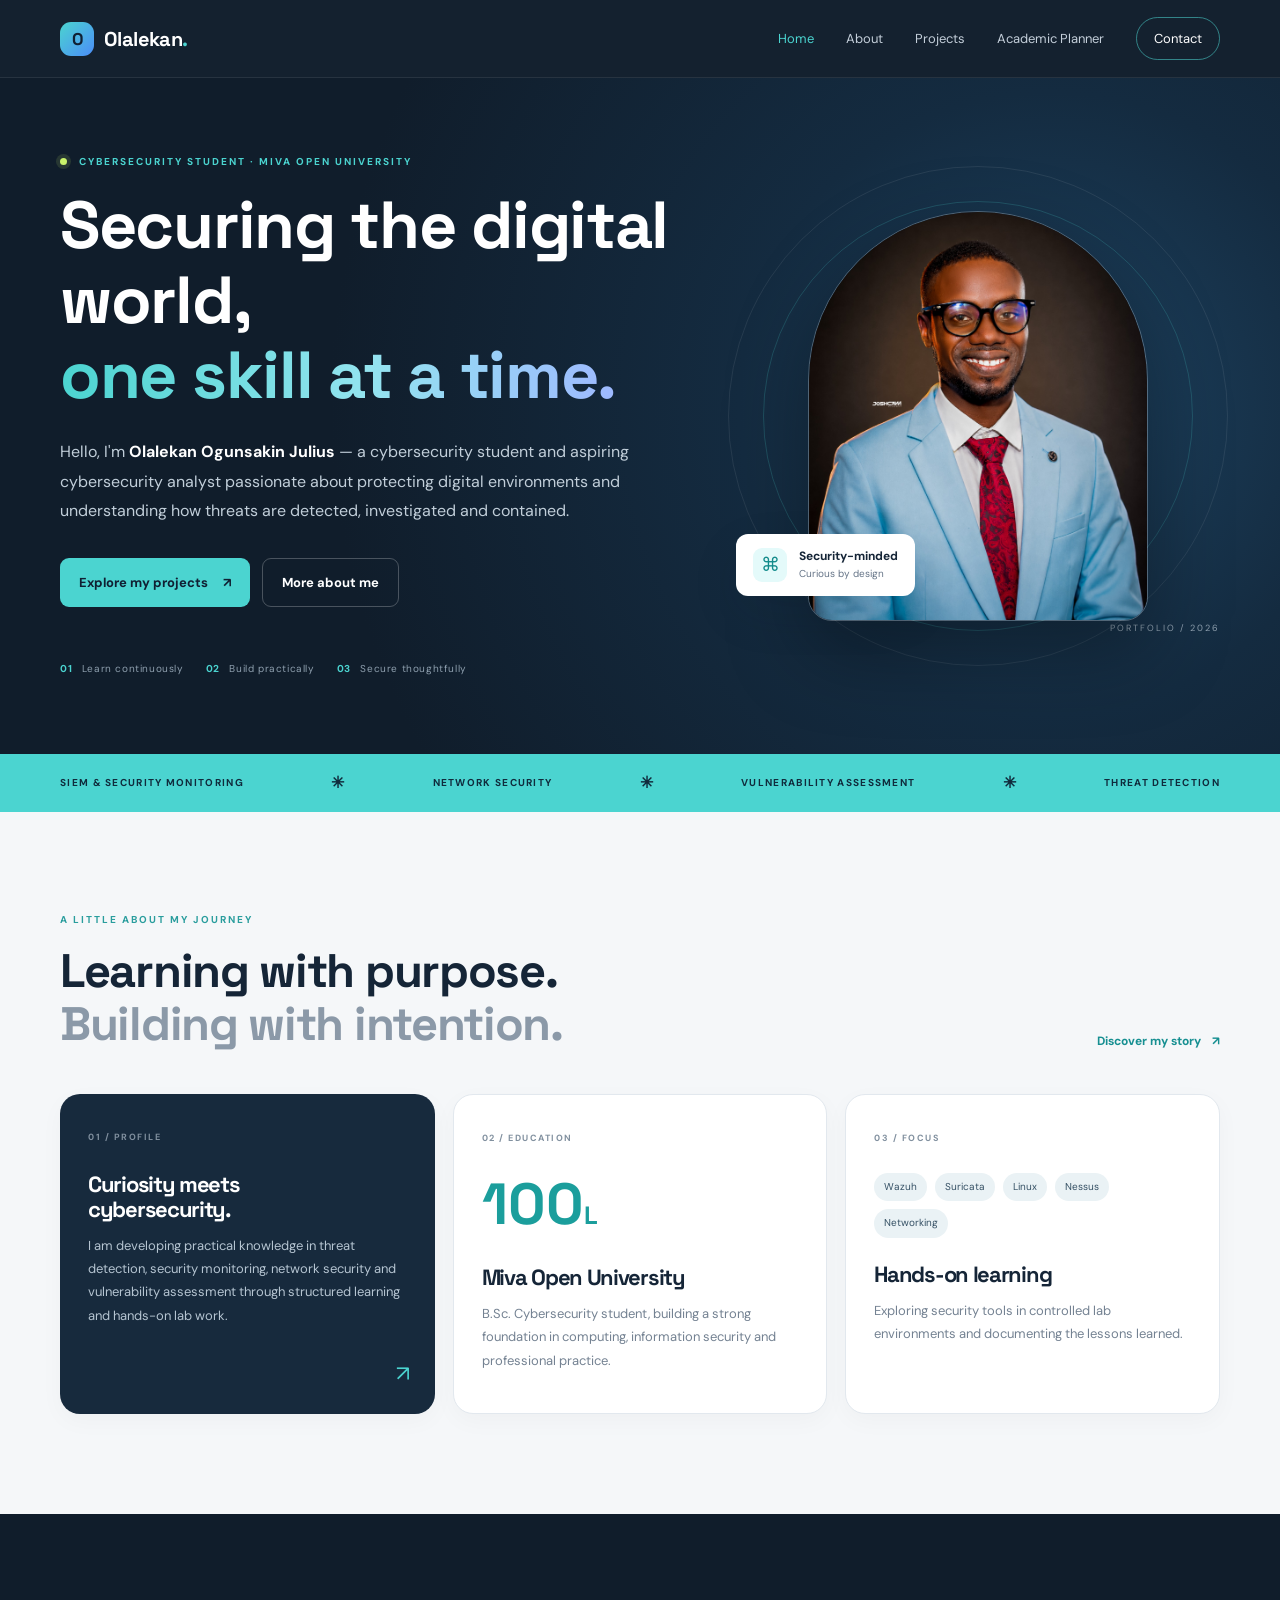
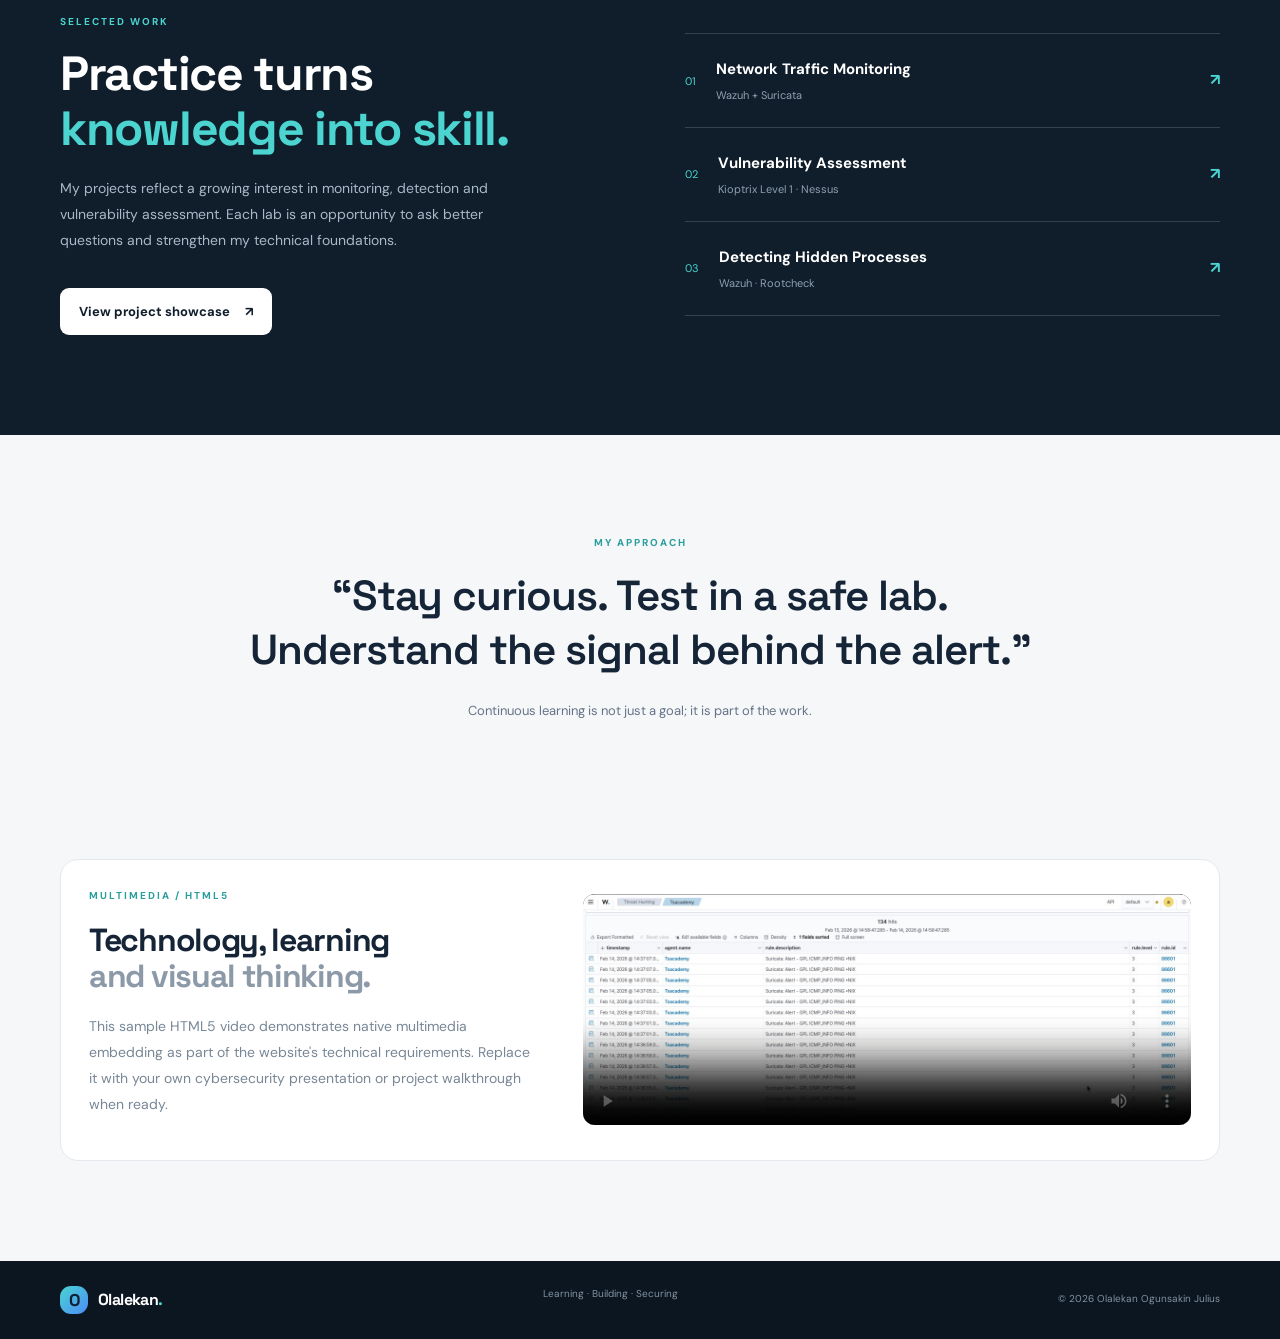
<file: olalekan_student_portfolio/index.html>
<!DOCTYPE html>
<html lang="en">
<head>
  <meta charset="UTF-8">
  <meta name="viewport" content="width=device-width, initial-scale=1.0">
  <meta name="description" content="Olalekan Ogunsakin Julius — cybersecurity student, aspiring security analyst, projects and academic portfolio.">
  <title>Olalekan Ogunsakin | Cybersecurity Portfolio</title>
  <link rel="preconnect" href="https://fonts.googleapis.com">
  <link rel="preconnect" href="https://fonts.gstatic.com" crossorigin>
  <link href="https://fonts.googleapis.com/css2?family=DM+Sans:wght@400;500;600;700&family=Space+Grotesk:wght@500;600;700&display=swap" rel="stylesheet">
  <link rel="stylesheet" href="css/style.css">
  <script src="js/main.js" defer></script>
</head>
<body>
  <a class="skip-link" href="#main">Skip to content</a>
  <header class="site-header">
    <div class="container nav-wrap">
      <a class="brand" href="index.html" aria-label="Olalekan home"><span class="brand-mark">O</span><span>Olalekan<span class="brand-dot">.</span></span></a>
      <button class="menu-toggle" aria-label="Toggle navigation" aria-expanded="false"><span></span><span></span><span></span></button>
      <nav class="site-nav" aria-label="Main navigation">
        <a class="active" href="index.html">Home</a><a href="about.html">About</a><a href="projects.html">Projects</a><a href="planner.html">Academic Planner</a><a class="nav-contact" href="contact.html">Contact</a>
      </nav>
    </div>
  </header>
  <main id="main">
    <section class="hero-section">
      <div class="container hero-grid">
        <div class="hero-copy">
          <p class="eyebrow"><span class="status-dot"></span> CYBERSECURITY STUDENT · MIVA OPEN UNIVERSITY</p>
          <h1>Securing the digital world,<br><span class="gradient-text">one skill at a time.</span></h1>
          <p class="hero-lead">Hello, I'm <strong>Olalekan Ogunsakin Julius</strong> — a cybersecurity student and aspiring cybersecurity analyst passionate about protecting digital environments and understanding how threats are detected, investigated and contained.</p>
          <div class="hero-actions"><a class="button button-primary" href="projects.html">Explore my projects <span aria-hidden="true">↗</span></a><a class="button button-ghost" href="about.html">More about me</a></div>
          <div class="hero-meta"><span><b>01</b> Learn continuously</span><span><b>02</b> Build practically</span><span><b>03</b> Secure thoughtfully</span></div>
        </div>
        <div class="hero-visual">
          <div class="photo-frame"><img src="assets/profile-photo.jpeg" alt="Portrait of Olalekan Ogunsakin Julius"></div>
          <div class="floating-card"><span class="mini-icon">⌘</span><div><strong>Security-minded</strong><small>Curious by design</small></div></div>
          <div class="orbit orbit-one"></div><div class="orbit orbit-two"></div>
          <div class="hero-index">PORTFOLIO / 2026</div>
        </div>
      </div>
    </section>
    <section class="ticker" aria-label="Areas of interest"><div class="container ticker-inner"><span>SIEM & SECURITY MONITORING</span><i>✳</i><span>NETWORK SECURITY</span><i>✳</i><span>VULNERABILITY ASSESSMENT</span><i>✳</i><span>THREAT DETECTION</span></div></section>
    <section class="section section-light">
      <div class="container">
        <div class="section-heading"><div><p class="eyebrow">A LITTLE ABOUT MY JOURNEY</p><h2>Learning with purpose.<br><span class="muted-heading">Building with intention.</span></h2></div><a class="text-link" href="about.html">Discover my story <span>↗</span></a></div>
        <div class="intro-grid">
          <article class="intro-card intro-card-dark"><span class="card-number">01 / PROFILE</span><h3>Curiosity meets<br>cybersecurity.</h3><p>I am developing practical knowledge in threat detection, security monitoring, network security and vulnerability assessment through structured learning and hands-on lab work.</p><a href="about.html" class="card-arrow" aria-label="Read about me">↗</a></article>
          <article class="intro-card"><span class="card-number">02 / EDUCATION</span><div class="big-stat">100<span>L</span></div><h3>Miva Open University</h3><p>B.Sc. Cybersecurity student, building a strong foundation in computing, information security and professional practice.</p></article>
          <article class="intro-card"><span class="card-number">03 / FOCUS</span><div class="focus-tags"><span>Wazuh</span><span>Suricata</span><span>Linux</span><span>Nessus</span><span>Networking</span></div><h3>Hands-on learning</h3><p>Exploring security tools in controlled lab environments and documenting the lessons learned.</p></article>
        </div>
      </div>
    </section>
    <section class="section section-dark">
      <div class="container feature-row"><div><p class="eyebrow">SELECTED WORK</p><h2>Practice turns<br><span class="accent-text">knowledge into skill.</span></h2><p class="section-copy">My projects reflect a growing interest in monitoring, detection and vulnerability assessment. Each lab is an opportunity to ask better questions and strengthen my technical foundations.</p><a class="button button-light" href="projects.html">View project showcase <span>↗</span></a></div><div class="feature-list"><a href="projects.html#suricata"><span>01</span><div><strong>Network Traffic Monitoring</strong><small>Wazuh + Suricata</small></div><b>↗</b></a><a href="projects.html#kioptrix"><span>02</span><div><strong>Vulnerability Assessment</strong><small>Kioptrix Level 1 · Nessus</small></div><b>↗</b></a><a href="projects.html#rootkit"><span>03</span><div><strong>Detecting Hidden Processes</strong><small>Wazuh · Rootcheck</small></div><b>↗</b></a></div></div>
    </section>
    <section class="section section-light"><div class="container quote-panel"><p class="eyebrow">MY APPROACH</p><blockquote>“Stay curious. Test in a safe lab. Understand the signal behind the alert.”</blockquote><p>Continuous learning is not just a goal; it is part of the work.</p></div></section>

    <section class="section section-light media-section">
      <div class="container media-card">
        <div><p class="eyebrow">MULTIMEDIA / HTML5</p><h2>Technology, learning<br><span class="muted-heading">and visual thinking.</span></h2><p class="section-copy">This sample HTML5 video demonstrates native multimedia embedding as part of the website's technical requirements. Replace it with your own cybersecurity presentation or project walkthrough when ready.</p></div>
        <video controls preload="metadata" poster="assets/wazuh-suricata-monitoring.jpg" aria-label="Sample video demonstrating HTML5 multimedia">
          <source src="https://interactive-examples.mdn.mozilla.net/media/cc0-videos/flower.mp4" type="video/mp4">
          Your browser does not support the video element.
        </video>
      </div>
    </section>
  </main>
  <footer class="site-footer"><div class="container footer-inner"><a class="brand brand-footer" href="index.html"><span class="brand-mark">O</span><span>Olalekan<span class="brand-dot">.</span></span></a><p>Learning · Building · Securing</p><span>© <span class="year"></span> Olalekan Ogunsakin Julius</span></div></footer>
</body>
</html>
</file>
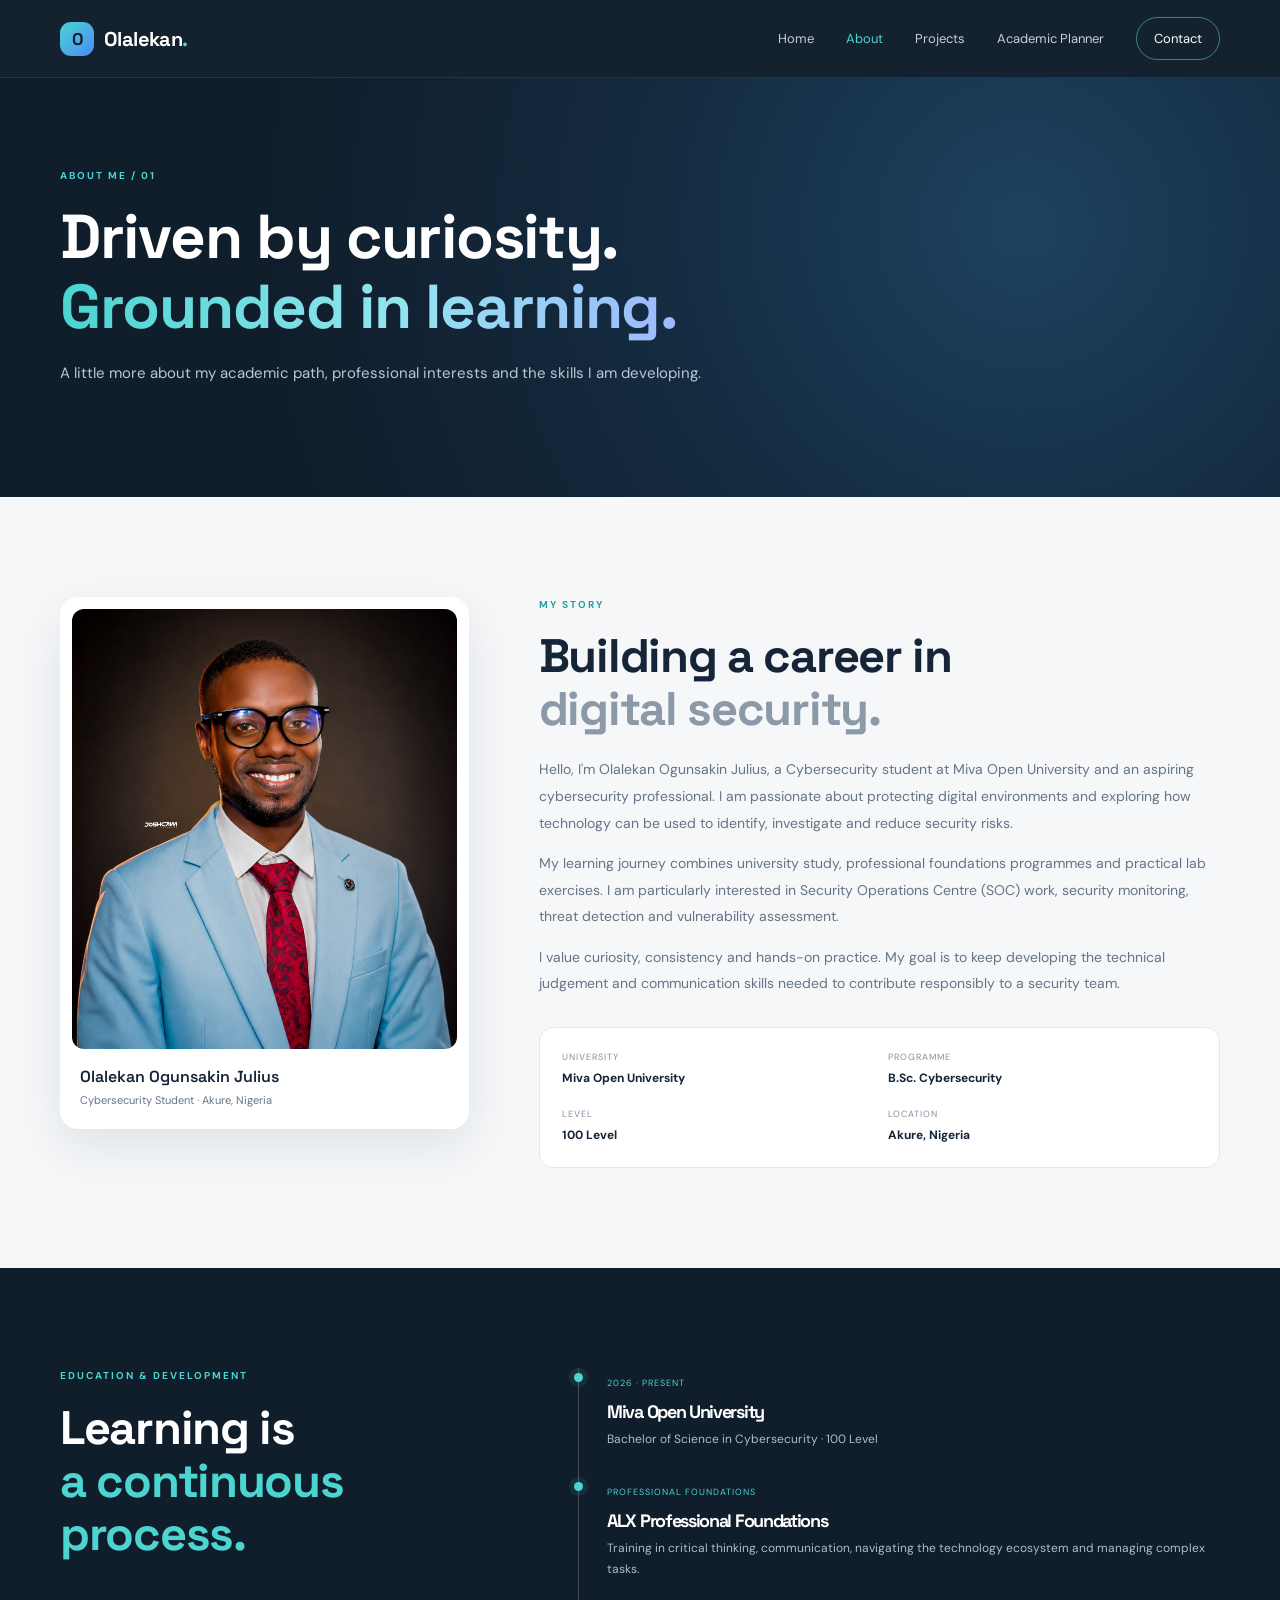
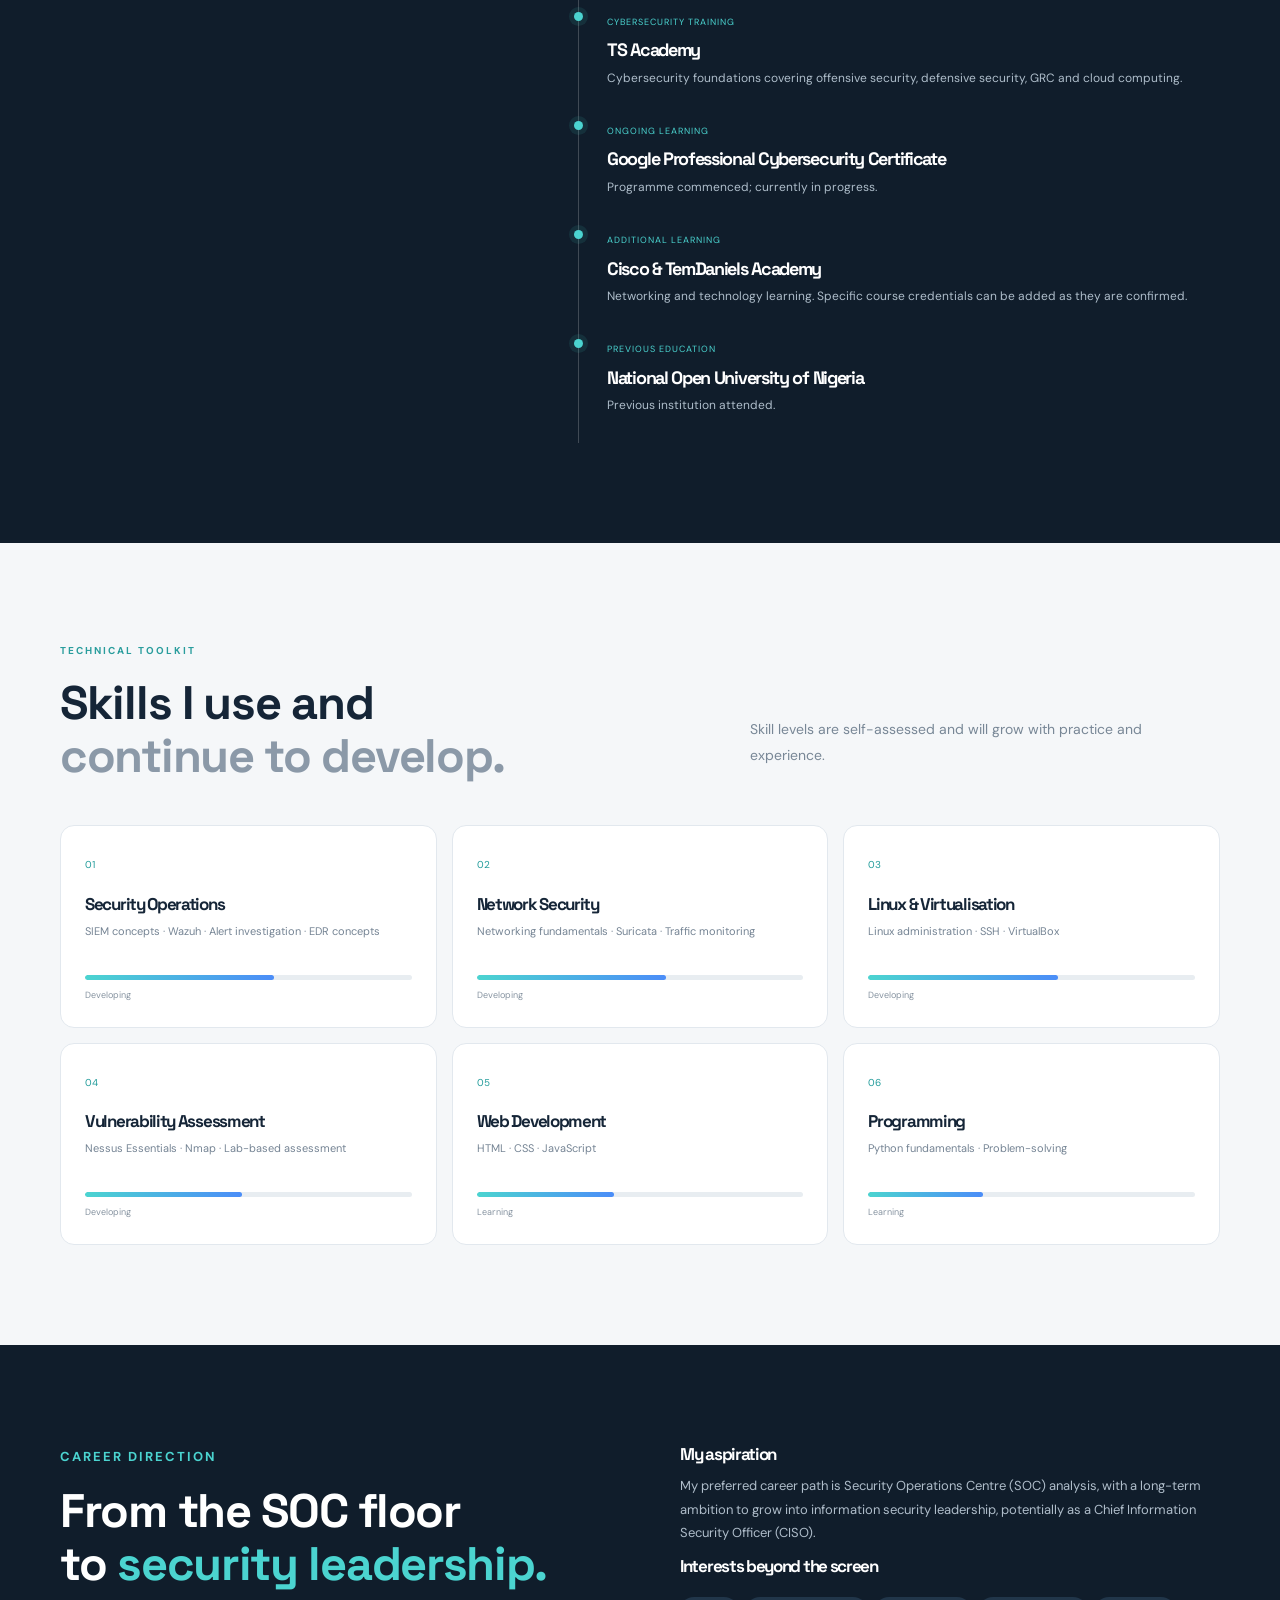
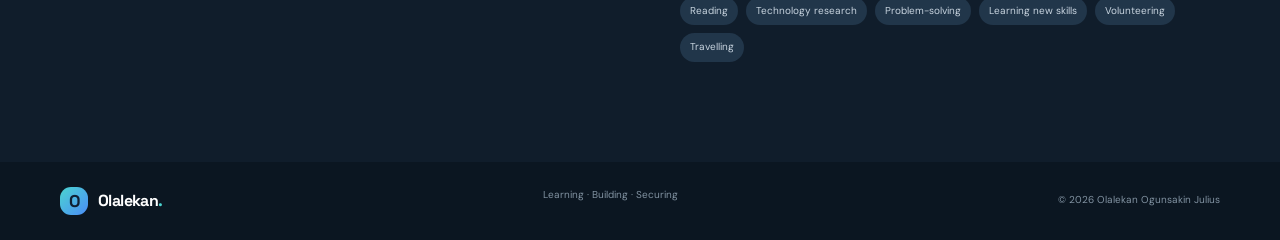
<file: olalekan_student_portfolio/about.html>
<!DOCTYPE html>
<html lang="en">
<head><meta charset="UTF-8"><meta name="viewport" content="width=device-width, initial-scale=1.0"><meta name="description" content="About Olalekan Ogunsakin Julius, cybersecurity student at Miva Open University."><title>About | Olalekan Ogunsakin</title><link rel="preconnect" href="https://fonts.googleapis.com"><link rel="preconnect" href="https://fonts.gstatic.com" crossorigin><link href="https://fonts.googleapis.com/css2?family=DM+Sans:wght@400;500;600;700&family=Space+Grotesk:wght@500;600;700&display=swap" rel="stylesheet"><link rel="stylesheet" href="css/style.css"><script src="js/main.js" defer></script></head>
<body><a class="skip-link" href="#main">Skip to content</a><header class="site-header"><div class="container nav-wrap"><a class="brand" href="index.html"><span class="brand-mark">O</span><span>Olalekan<span class="brand-dot">.</span></span></a><button class="menu-toggle" aria-label="Toggle navigation" aria-expanded="false"><span></span><span></span><span></span></button><nav class="site-nav" aria-label="Main navigation"><a href="index.html">Home</a><a class="active" href="about.html">About</a><a href="projects.html">Projects</a><a href="planner.html">Academic Planner</a><a class="nav-contact" href="contact.html">Contact</a></nav></div></header>
<main id="main"><section class="page-hero"><div class="container"><p class="eyebrow">ABOUT ME / 01</p><h1>Driven by curiosity.<br><span class="gradient-text">Grounded in learning.</span></h1><p class="page-lead">A little more about my academic path, professional interests and the skills I am developing.</p></div></section>
<section class="section section-light"><div class="container about-layout"><aside class="about-photo"><img src="assets/profile-photo.jpeg" alt="Olalekan Ogunsakin Julius"><div class="photo-caption"><strong>Olalekan Ogunsakin Julius</strong><span>Cybersecurity Student · Akure, Nigeria</span></div></aside><div class="about-content"><p class="eyebrow">MY STORY</p><h2>Building a career in<br><span class="muted-heading">digital security.</span></h2><p>Hello, I'm Olalekan Ogunsakin Julius, a Cybersecurity student at Miva Open University and an aspiring cybersecurity professional. I am passionate about protecting digital environments and exploring how technology can be used to identify, investigate and reduce security risks.</p><p>My learning journey combines university study, professional foundations programmes and practical lab exercises. I am particularly interested in Security Operations Centre (SOC) work, security monitoring, threat detection and vulnerability assessment.</p><p>I value curiosity, consistency and hands-on practice. My goal is to keep developing the technical judgement and communication skills needed to contribute responsibly to a security team.</p>
<div class="info-strip"><div><small>UNIVERSITY</small><strong>Miva Open University</strong></div><div><small>PROGRAMME</small><strong>B.Sc. Cybersecurity</strong></div><div><small>LEVEL</small><strong>100 Level</strong></div><div><small>LOCATION</small><strong>Akure, Nigeria</strong></div></div></div></div></section>
<section class="section section-dark"><div class="container two-column"><div><p class="eyebrow">EDUCATION & DEVELOPMENT</p><h2>Learning is<br><span class="accent-text">a continuous process.</span></h2></div><div class="timeline">
<div class="timeline-item"><span class="timeline-dot"></span><small>2026 · PRESENT</small><h3>Miva Open University</h3><p>Bachelor of Science in Cybersecurity · 100 Level</p></div>
<div class="timeline-item"><span class="timeline-dot"></span><small>PROFESSIONAL FOUNDATIONS</small><h3>ALX Professional Foundations</h3><p>Training in critical thinking, communication, navigating the technology ecosystem and managing complex tasks.</p></div>
<div class="timeline-item"><span class="timeline-dot"></span><small>CYBERSECURITY TRAINING</small><h3>TS Academy</h3><p>Cybersecurity foundations covering offensive security, defensive security, GRC and cloud computing.</p></div>
<div class="timeline-item"><span class="timeline-dot"></span><small>ONGOING LEARNING</small><h3>Google Professional Cybersecurity Certificate</h3><p>Programme commenced; currently in progress.</p></div>
<div class="timeline-item"><span class="timeline-dot"></span><small>ADDITIONAL LEARNING</small><h3>Cisco & TemDaniels Academy</h3><p>Networking and technology learning. Specific course credentials can be added as they are confirmed.</p></div>
<div class="timeline-item"><span class="timeline-dot"></span><small>PREVIOUS EDUCATION</small><h3>National Open University of Nigeria</h3><p>Previous institution attended.</p></div>
</div></div></section>
<section class="section section-light"><div class="container"><div class="section-heading"><div><p class="eyebrow">TECHNICAL TOOLKIT</p><h2>Skills I use and<br><span class="muted-heading">continue to develop.</span></h2></div><p class="section-copy">Skill levels are self-assessed and will grow with practice and experience.</p></div><div class="skills-grid">
<div class="skill-card"><span>01</span><h3>Security Operations</h3><p>SIEM concepts · Wazuh · Alert investigation · EDR concepts</p><div class="skill-track"><i style="width:58%"></i></div><small>Developing</small></div>
<div class="skill-card"><span>02</span><h3>Network Security</h3><p>Networking fundamentals · Suricata · Traffic monitoring</p><div class="skill-track"><i style="width:58%"></i></div><small>Developing</small></div>
<div class="skill-card"><span>03</span><h3>Linux & Virtualisation</h3><p>Linux administration · SSH · VirtualBox</p><div class="skill-track"><i style="width:58%"></i></div><small>Developing</small></div>
<div class="skill-card"><span>04</span><h3>Vulnerability Assessment</h3><p>Nessus Essentials · Nmap · Lab-based assessment</p><div class="skill-track"><i style="width:48%"></i></div><small>Developing</small></div>
<div class="skill-card"><span>05</span><h3>Web Development</h3><p>HTML · CSS · JavaScript</p><div class="skill-track"><i style="width:42%"></i></div><small>Learning</small></div>
<div class="skill-card"><span>06</span><h3>Programming</h3><p>Python fundamentals · Problem-solving</p><div class="skill-track"><i style="width:35%"></i></div><small>Learning</small></div>
</div></div></section>
<section class="section section-dark"><div class="container aspirations"><div><p class="eyebrow">CAREER DIRECTION</p><h2>From the SOC floor<br>to <span class="accent-text">security leadership.</span></h2></div><div><h3>My aspiration</h3><p>My preferred career path is Security Operations Centre (SOC) analysis, with a long-term ambition to grow into information security leadership, potentially as a Chief Information Security Officer (CISO).</p><h3>Interests beyond the screen</h3><div class="interest-tags"><span>Reading</span><span>Technology research</span><span>Problem-solving</span><span>Learning new skills</span><span>Volunteering</span><span>Travelling</span></div></div></div></section></main>
<footer class="site-footer"><div class="container footer-inner"><a class="brand brand-footer" href="index.html"><span class="brand-mark">O</span><span>Olalekan<span class="brand-dot">.</span></span></a><p>Learning · Building · Securing</p><span>© <span class="year"></span> Olalekan Ogunsakin Julius</span></div></footer></body></html>
</file>
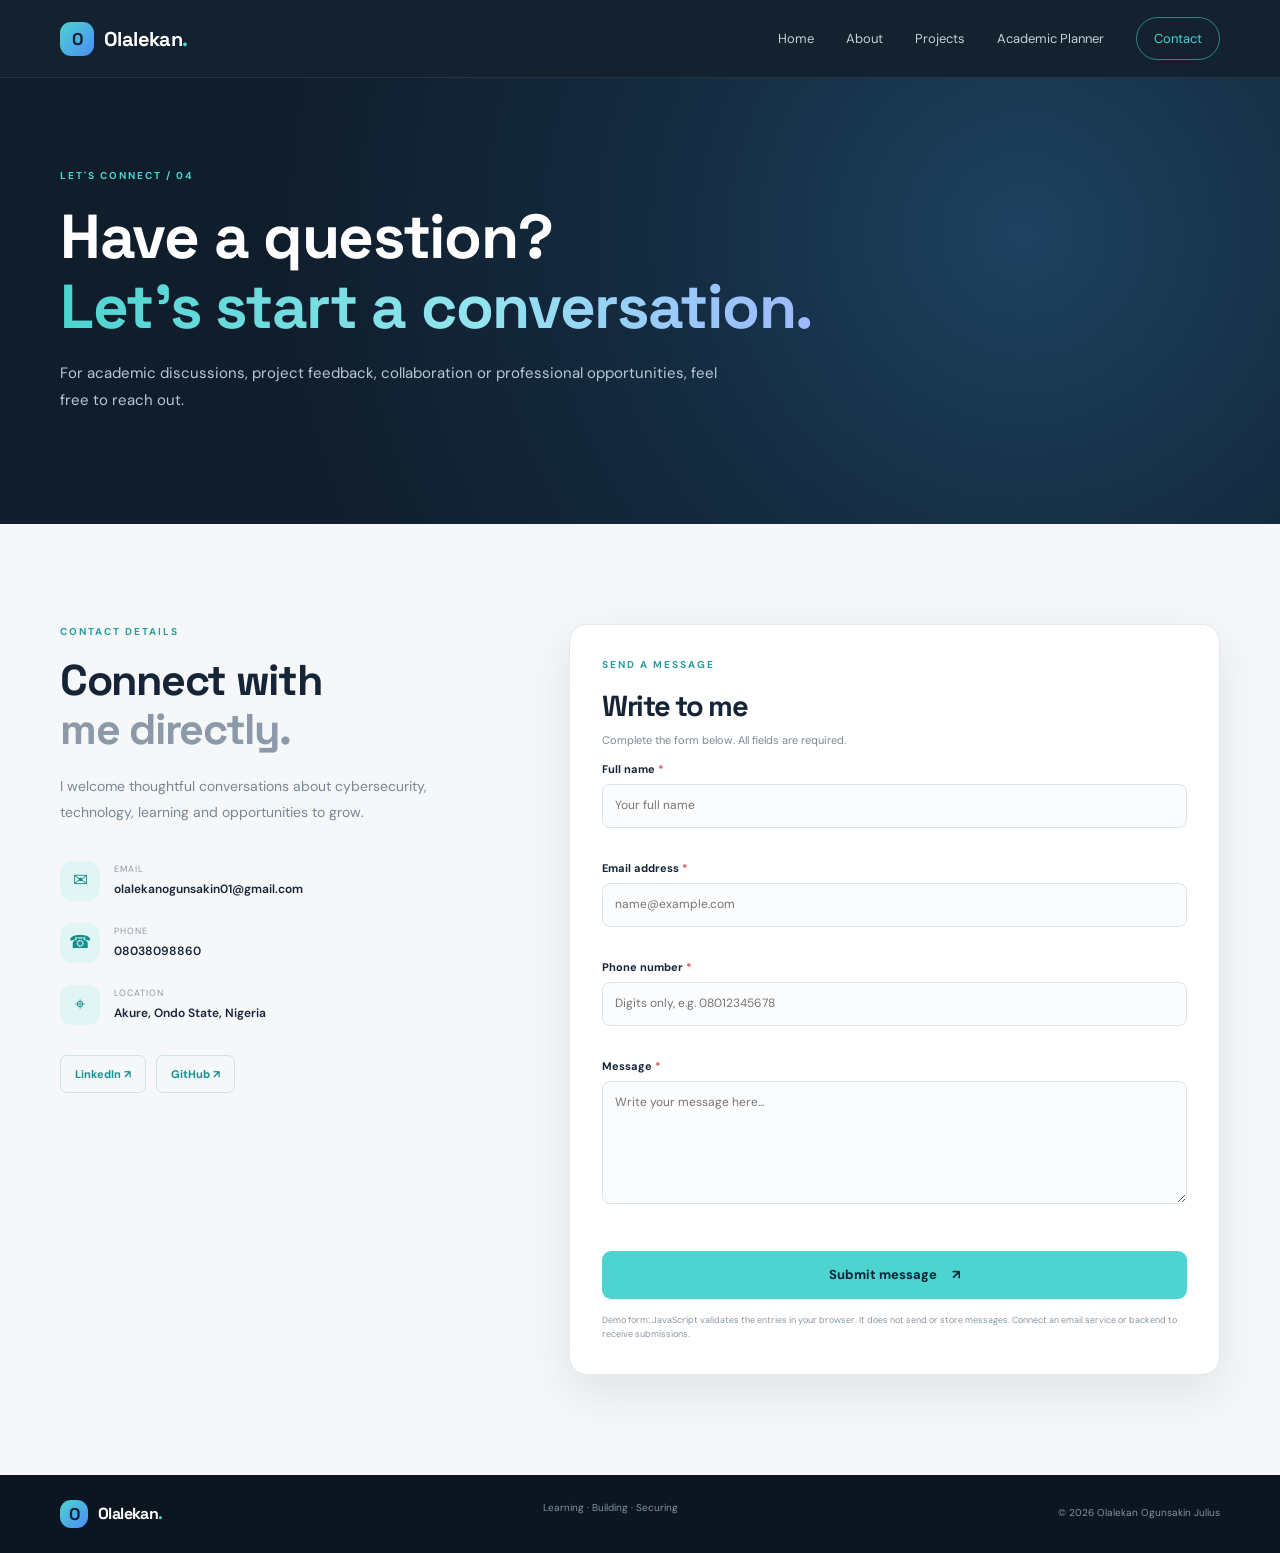
<file: olalekan_student_portfolio/contact.html>
<!DOCTYPE html>
<html lang="en">
<head><meta charset="UTF-8"><meta name="viewport" content="width=device-width, initial-scale=1.0"><meta name="description" content="Contact Olalekan Ogunsakin Julius."><title>Contact | Olalekan Ogunsakin</title><link rel="preconnect" href="https://fonts.googleapis.com"><link rel="preconnect" href="https://fonts.gstatic.com" crossorigin><link href="https://fonts.googleapis.com/css2?family=DM+Sans:wght@400;500;600;700&family=Space+Grotesk:wght@500;600;700&display=swap" rel="stylesheet"><link rel="stylesheet" href="css/style.css"><script src="js/main.js" defer></script><script src="js/contact.js" defer></script></head>
<body><a class="skip-link" href="#main">Skip to content</a><header class="site-header"><div class="container nav-wrap"><a class="brand" href="index.html"><span class="brand-mark">O</span><span>Olalekan<span class="brand-dot">.</span></span></a><button class="menu-toggle" aria-label="Toggle navigation" aria-expanded="false"><span></span><span></span><span></span></button><nav class="site-nav" aria-label="Main navigation"><a href="index.html">Home</a><a href="about.html">About</a><a href="projects.html">Projects</a><a href="planner.html">Academic Planner</a><a class="active nav-contact" href="contact.html">Contact</a></nav></div></header>
<main id="main"><section class="page-hero"><div class="container"><p class="eyebrow">LET'S CONNECT / 04</p><h1>Have a question?<br><span class="gradient-text">Let's start a conversation.</span></h1><p class="page-lead">For academic discussions, project feedback, collaboration or professional opportunities, feel free to reach out.</p></div></section>
<section class="section section-light"><div class="container contact-layout"><aside class="contact-aside"><p class="eyebrow">CONTACT DETAILS</p><h2>Connect with<br><span class="muted-heading">me directly.</span></h2><p class="section-copy">I welcome thoughtful conversations about cybersecurity, technology, learning and opportunities to grow.</p>
<div class="contact-detail"><span class="contact-icon">✉</span><div><small>EMAIL</small><a href="mailto:olalekanogunsakin01@gmail.com">olalekanogunsakin01@gmail.com</a></div></div>
<div class="contact-detail"><span class="contact-icon">☎</span><div><small>PHONE</small><a href="tel:+2348038098860">08038098860</a></div></div>
<div class="contact-detail"><span class="contact-icon">⌖</span><div><small>LOCATION</small><strong>Akure, Ondo State, Nigeria</strong></div></div>
<div class="social-links"><a href="https://www.linkedin.com/in/olalekan-ogunsakin-56b2a420a/" target="_blank" rel="noopener noreferrer">LinkedIn ↗</a><a href="https://github.com/Olalekan24-demmy" target="_blank" rel="noopener noreferrer">GitHub ↗</a></div></aside>
<section class="contact-form-card"><p class="eyebrow">SEND A MESSAGE</p><h2>Write to me</h2><p class="form-intro">Complete the form below. All fields are required.</p>
<form id="contact-form" novalidate>
<div class="contact-field"><label for="contact-name">Full name <span>*</span></label><input id="contact-name" name="name" type="text" autocomplete="name" placeholder="Your full name" required><small class="field-error" id="name-error"></small></div>
<div class="contact-field"><label for="contact-email">Email address <span>*</span></label><input id="contact-email" name="email" type="email" autocomplete="email" placeholder="name@example.com" required><small class="field-error" id="email-error"></small></div>
<div class="contact-field"><label for="contact-phone">Phone number <span>*</span></label><input id="contact-phone" name="phone" type="tel" inputmode="numeric" autocomplete="tel" placeholder="Digits only, e.g. 08012345678" required><small class="field-error" id="phone-error"></small></div>
<div class="contact-field"><label for="contact-message">Message <span>*</span></label><textarea id="contact-message" name="message" rows="5" placeholder="Write your message here..." required></textarea><small class="field-error" id="message-error"></small></div>
<button class="button button-primary submit-button" type="submit">Submit message <span>↗</span></button>
<p class="form-status" id="contact-status" role="status" aria-live="polite"></p>
<p class="privacy-note">Demo form: JavaScript validates the entries in your browser. It does not send or store messages. Connect an email service or backend to receive submissions.</p>
</form></section></div></section></main>
<footer class="site-footer"><div class="container footer-inner"><a class="brand brand-footer" href="index.html"><span class="brand-mark">O</span><span>Olalekan<span class="brand-dot">.</span></span></a><p>Learning · Building · Securing</p><span>© <span class="year"></span> Olalekan Ogunsakin Julius</span></div></footer></body></html>
</file>
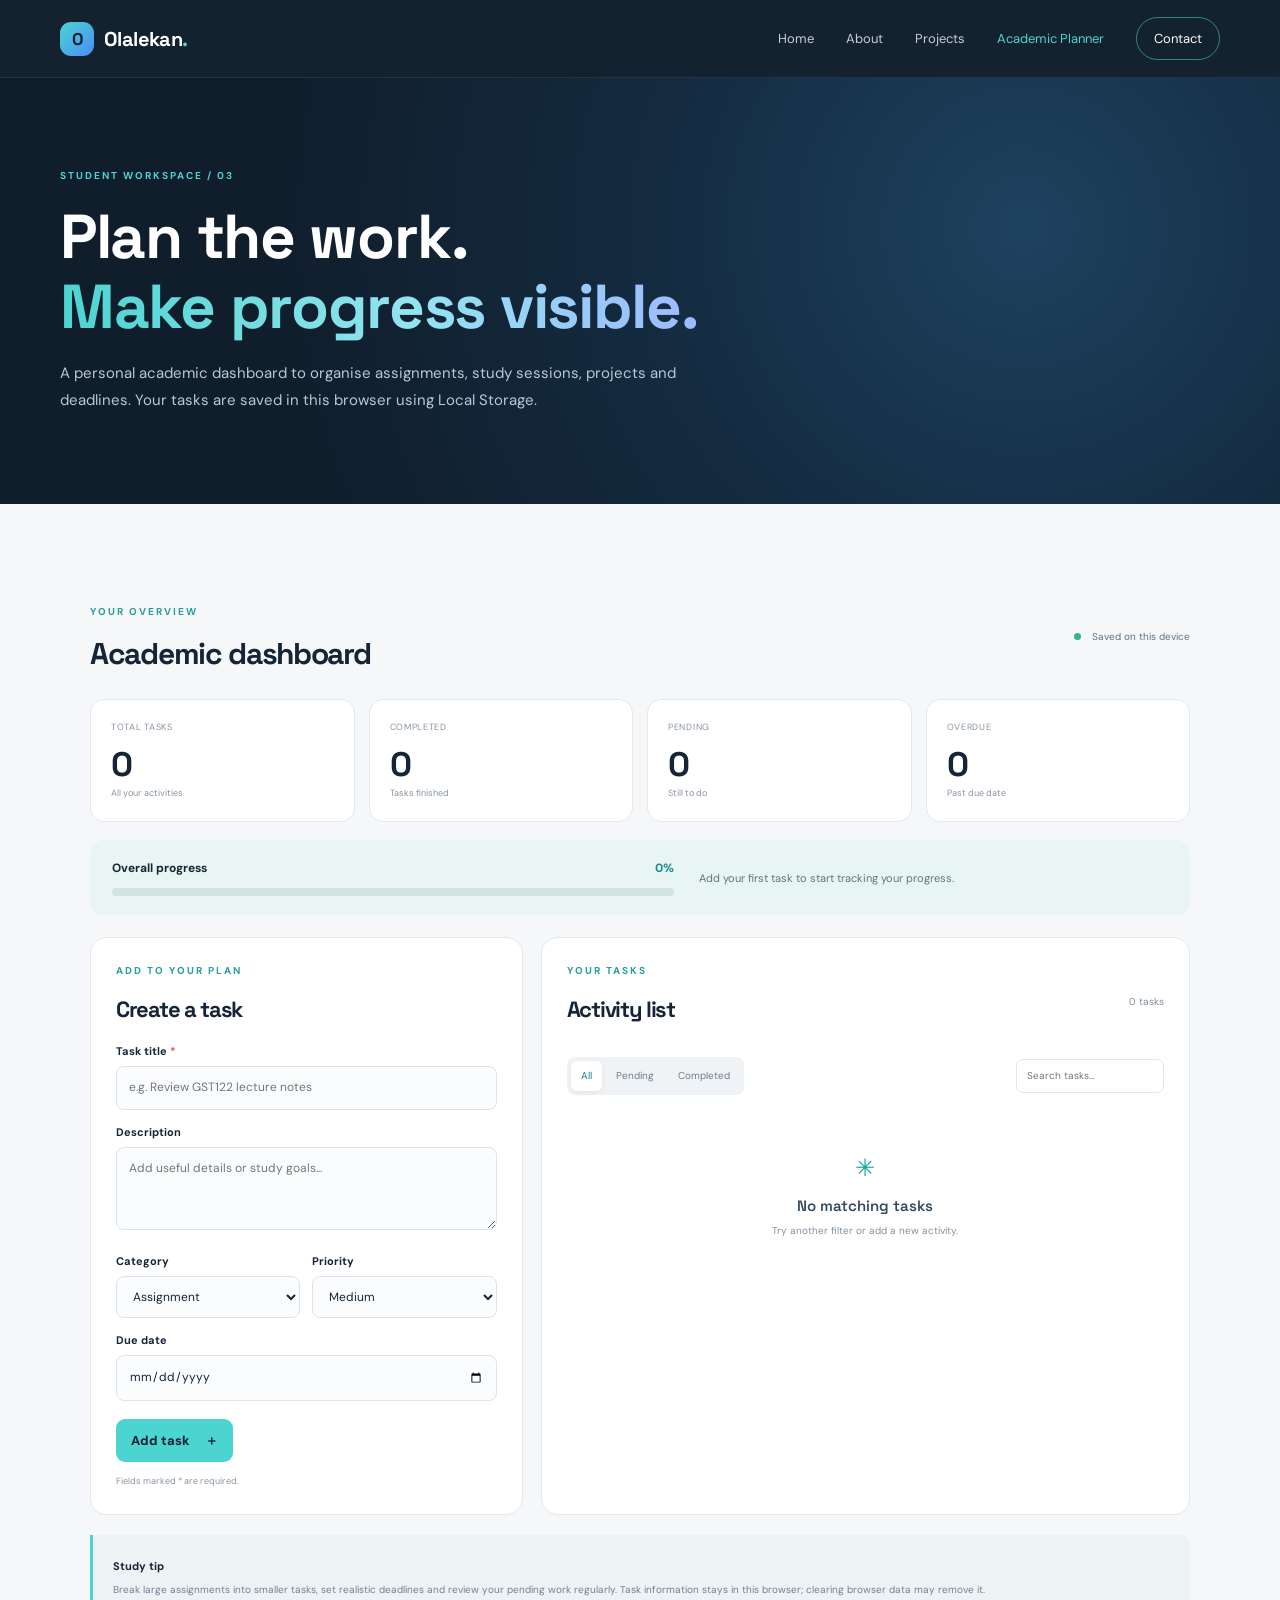
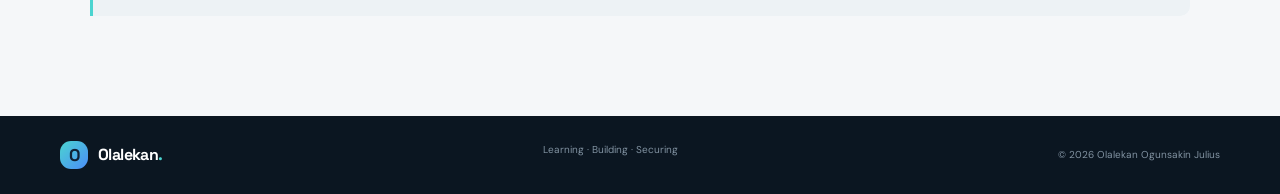
<file: olalekan_student_portfolio/planner.html>
<!DOCTYPE html>
<html lang="en">
<head><meta charset="UTF-8"><meta name="viewport" content="width=device-width, initial-scale=1.0"><meta name="description" content="Interactive academic task planner for organising study activities."><title>Academic Planner | Olalekan Ogunsakin</title><link rel="preconnect" href="https://fonts.googleapis.com"><link rel="preconnect" href="https://fonts.gstatic.com" crossorigin><link href="https://fonts.googleapis.com/css2?family=DM+Sans:wght@400;500;600;700&family=Space+Grotesk:wght@500;600;700&display=swap" rel="stylesheet"><link rel="stylesheet" href="css/style.css"><script src="js/main.js" defer></script><script src="js/planner.js" defer></script></head>
<body><a class="skip-link" href="#main">Skip to content</a><header class="site-header"><div class="container nav-wrap"><a class="brand" href="index.html"><span class="brand-mark">O</span><span>Olalekan<span class="brand-dot">.</span></span></a><button class="menu-toggle" aria-label="Toggle navigation" aria-expanded="false"><span></span><span></span><span></span></button><nav class="site-nav" aria-label="Main navigation"><a href="index.html">Home</a><a href="about.html">About</a><a href="projects.html">Projects</a><a class="active" href="planner.html">Academic Planner</a><a class="nav-contact" href="contact.html">Contact</a></nav></div></header>
<main id="main"><section class="page-hero planner-hero"><div class="container"><p class="eyebrow">STUDENT WORKSPACE / 03</p><h1>Plan the work.<br><span class="gradient-text">Make progress visible.</span></h1><p class="page-lead">A personal academic dashboard to organise assignments, study sessions, projects and deadlines. Your tasks are saved in this browser using Local Storage.</p></div></section>
<section class="section section-light"><div class="container planner-shell">
<div class="planner-topline"><div><p class="eyebrow">YOUR OVERVIEW</p><h2>Academic dashboard</h2></div><span class="saved-indicator"><i></i> Saved on this device</span></div>
<div class="stats-grid"><article class="stat-card"><small>TOTAL TASKS</small><strong id="total-count">0</strong><span>All your activities</span></article><article class="stat-card"><small>COMPLETED</small><strong id="completed-count">0</strong><span>Tasks finished</span></article><article class="stat-card"><small>PENDING</small><strong id="pending-count">0</strong><span>Still to do</span></article><article class="stat-card"><small>OVERDUE</small><strong id="overdue-count">0</strong><span>Past due date</span></article></div>
<div class="progress-panel"><div><div class="progress-title"><strong>Overall progress</strong><b id="progress-label">0%</b></div><div class="progress-track"><span id="progress-fill"></span></div></div><p id="progress-message">Add your first task to start tracking your progress.</p></div>
<div class="planner-grid"><section class="planner-form-card"><p class="eyebrow">ADD TO YOUR PLAN</p><h3 id="form-heading">Create a task</h3><form id="task-form">
<input type="hidden" id="task-id">
<label for="task-title">Task title <span>*</span></label><input id="task-title" name="title" type="text" placeholder="e.g. Review GST122 lecture notes" required maxlength="90">
<label for="task-description">Description</label><textarea id="task-description" name="description" rows="3" placeholder="Add useful details or study goals..."></textarea>
<div class="form-two"><div><label for="task-category">Category</label><select id="task-category"><option>Assignment</option><option>Examination</option><option>Reading</option><option>Project</option><option>Study Session</option><option>Other</option></select></div><div><label for="task-priority">Priority</label><select id="task-priority"><option value="Medium">Medium</option><option value="High">High</option><option value="Low">Low</option></select></div></div>
<label for="task-due">Due date</label><input id="task-due" type="date">
<div class="form-actions"><button class="button button-primary" id="save-task" type="submit">Add task <span>＋</span></button><button class="button button-ghost hidden" id="cancel-edit" type="button">Cancel edit</button></div><p class="form-hint">Fields marked * are required.</p></form></section>
<section class="task-list-card"><div class="task-list-heading"><div><p class="eyebrow">YOUR TASKS</p><h3>Activity list</h3></div><span class="task-count" id="visible-count">0 tasks</span></div>
<div class="task-controls"><div class="filter-tabs" role="group" aria-label="Filter tasks"><button class="filter-btn active" data-filter="all">All</button><button class="filter-btn" data-filter="pending">Pending</button><button class="filter-btn" data-filter="completed">Completed</button></div><input id="task-search" type="search" placeholder="Search tasks..." aria-label="Search tasks"></div>
<div id="task-list" class="task-list" aria-live="polite"><div class="empty-state"><span>✳</span><h4>Your plan starts here</h4><p>Add an academic task using the form.</p></div></div>
</section></div>
<div class="planner-footnote"><strong>Study tip</strong><p>Break large assignments into smaller tasks, set realistic deadlines and review your pending work regularly. Task information stays in this browser; clearing browser data may remove it.</p></div>
</div></section></main>
<footer class="site-footer"><div class="container footer-inner"><a class="brand brand-footer" href="index.html"><span class="brand-mark">O</span><span>Olalekan<span class="brand-dot">.</span></span></a><p>Learning · Building · Securing</p><span>© <span class="year"></span> Olalekan Ogunsakin Julius</span></div></footer></body></html>
</file>
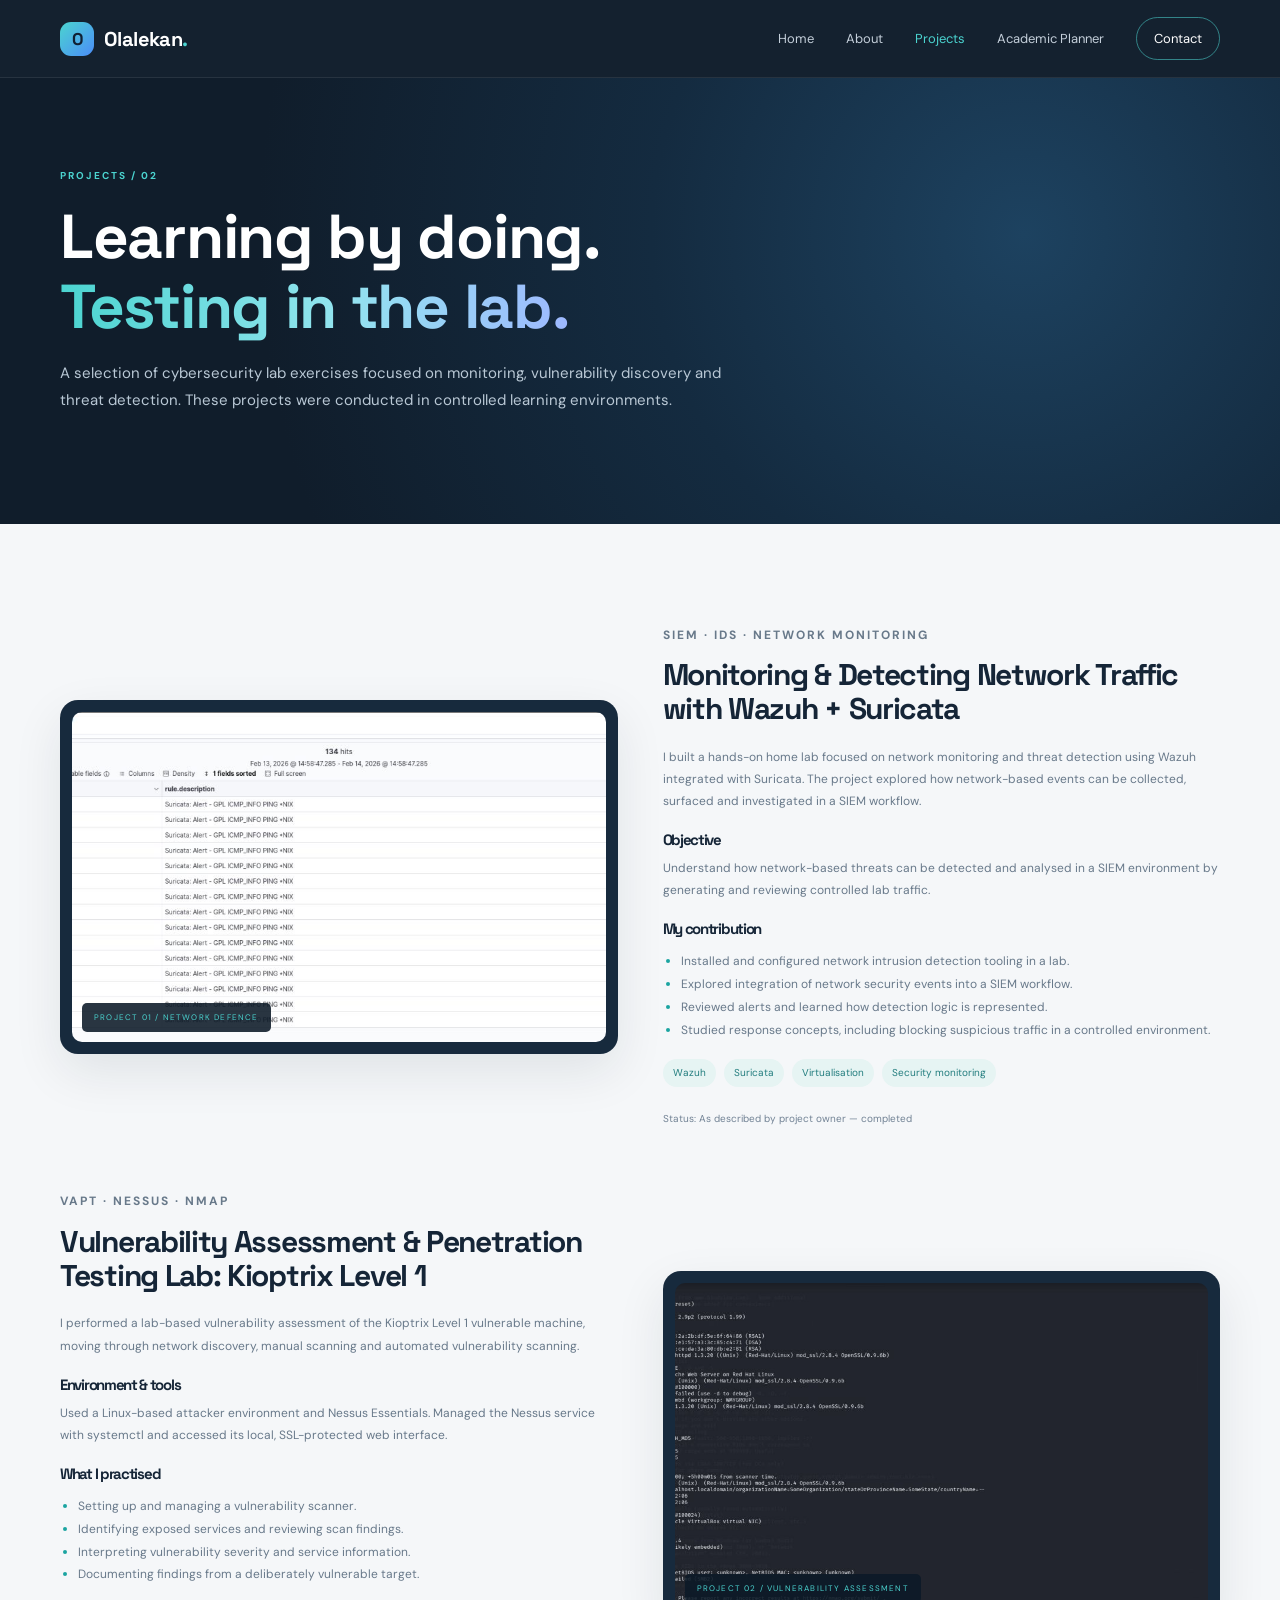
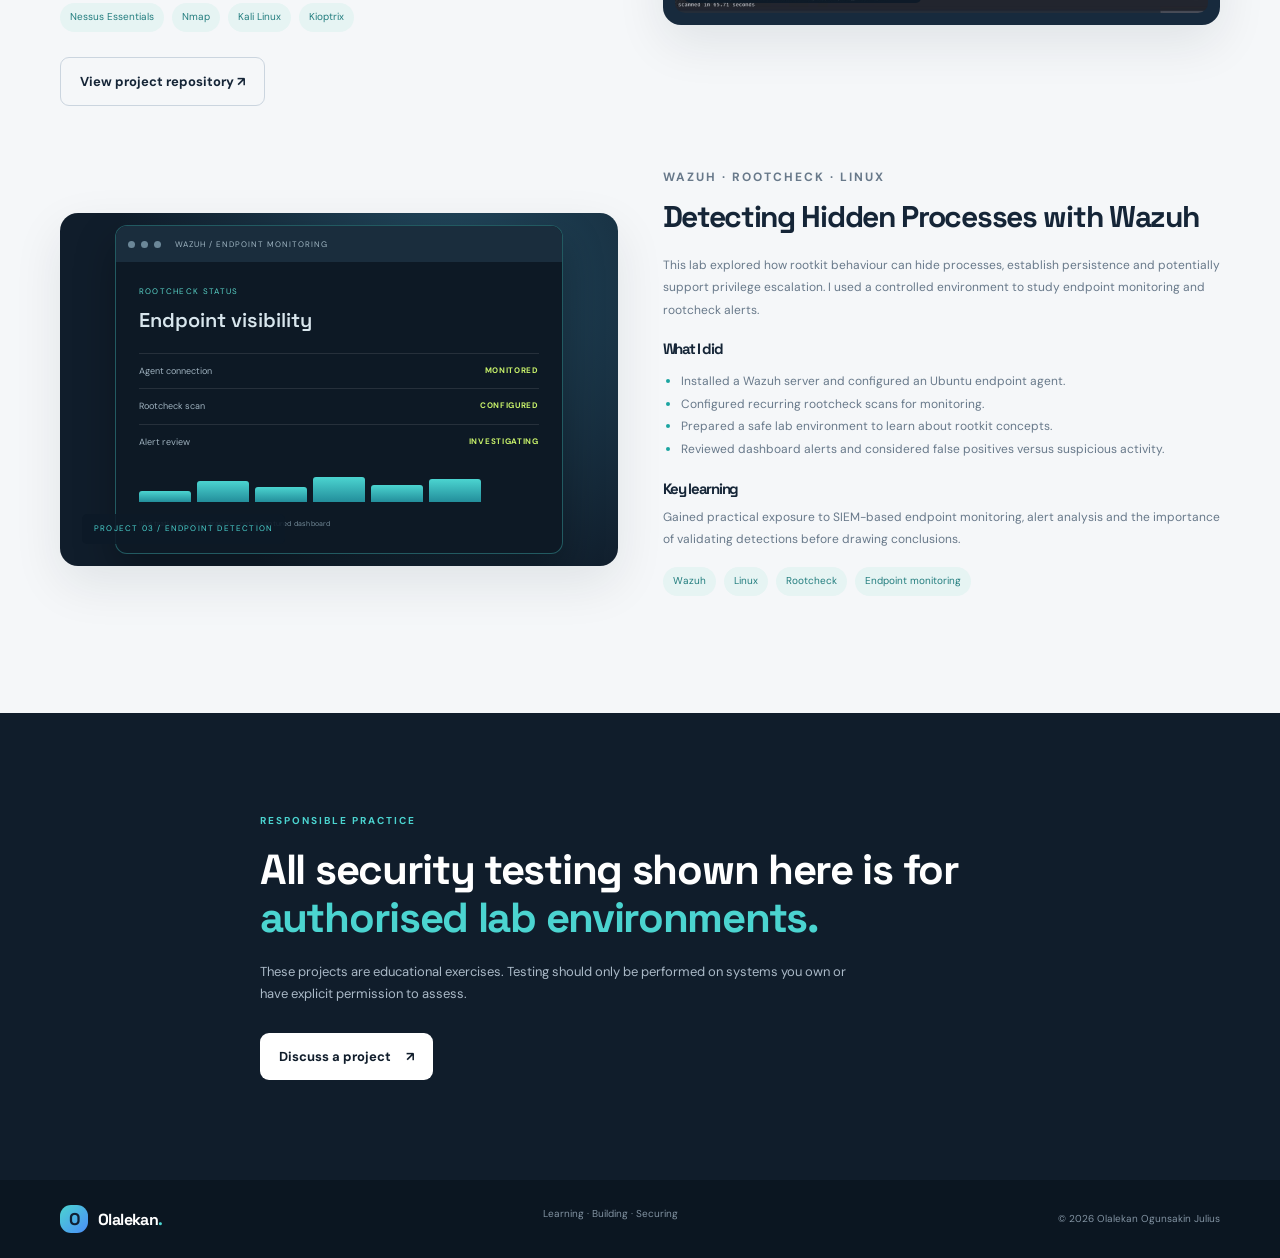
<file: olalekan_student_portfolio/projects.html>
<!DOCTYPE html>
<html lang="en">
<head><meta charset="UTF-8"><meta name="viewport" content="width=device-width, initial-scale=1.0"><meta name="description" content="Cybersecurity projects by Olalekan Ogunsakin Julius."><title>Projects | Olalekan Ogunsakin</title><link rel="preconnect" href="https://fonts.googleapis.com"><link rel="preconnect" href="https://fonts.gstatic.com" crossorigin><link href="https://fonts.googleapis.com/css2?family=DM+Sans:wght@400;500;600;700&family=Space+Grotesk:wght@500;600;700&display=swap" rel="stylesheet"><link rel="stylesheet" href="css/style.css"><script src="js/main.js" defer></script></head>
<body><a class="skip-link" href="#main">Skip to content</a><header class="site-header"><div class="container nav-wrap"><a class="brand" href="index.html"><span class="brand-mark">O</span><span>Olalekan<span class="brand-dot">.</span></span></a><button class="menu-toggle" aria-label="Toggle navigation" aria-expanded="false"><span></span><span></span><span></span></button><nav class="site-nav" aria-label="Main navigation"><a href="index.html">Home</a><a href="about.html">About</a><a class="active" href="projects.html">Projects</a><a href="planner.html">Academic Planner</a><a class="nav-contact" href="contact.html">Contact</a></nav></div></header>
<main id="main"><section class="page-hero"><div class="container"><p class="eyebrow">PROJECTS / 02</p><h1>Learning by doing.<br><span class="gradient-text">Testing in the lab.</span></h1><p class="page-lead">A selection of cybersecurity lab exercises focused on monitoring, vulnerability discovery and threat detection. These projects were conducted in controlled learning environments.</p></div></section>
<section class="section section-light"><div class="container project-stack">
<article class="project-feature" id="suricata"><div class="project-image"><img src="assets/wazuh-suricata-monitoring.jpg" alt="Wazuh dashboard showing Suricata network alerts"><span class="image-label">PROJECT 01 / NETWORK DEFENCE</span></div><div class="project-detail"><p class="eyebrow">SIEM · IDS · NETWORK MONITORING</p><h2>Monitoring & Detecting Network Traffic with Wazuh + Suricata</h2><p>I built a hands-on home lab focused on network monitoring and threat detection using Wazuh integrated with Suricata. The project explored how network-based events can be collected, surfaced and investigated in a SIEM workflow.</p><h3>Objective</h3><p>Understand how network-based threats can be detected and analysed in a SIEM environment by generating and reviewing controlled lab traffic.</p><h3>My contribution</h3><ul class="check-list"><li>Installed and configured network intrusion detection tooling in a lab.</li><li>Explored integration of network security events into a SIEM workflow.</li><li>Reviewed alerts and learned how detection logic is represented.</li><li>Studied response concepts, including blocking suspicious traffic in a controlled environment.</li></ul><div class="tag-row"><span>Wazuh</span><span>Suricata</span><span>Virtualisation</span><span>Security monitoring</span></div><span class="project-status">Status: As described by project owner — completed</span></div></article>
<article class="project-feature project-reverse" id="kioptrix"><div class="project-image"><img src="assets/kioptrix-scan.jpg" alt="Nessus Essentials vulnerability scan results for Kioptrix lab host"><span class="image-label">PROJECT 02 / VULNERABILITY ASSESSMENT</span></div><div class="project-detail"><p class="eyebrow">VAPT · NESSUS · NMAP</p><h2>Vulnerability Assessment & Penetration Testing Lab: Kioptrix Level 1</h2><p>I performed a lab-based vulnerability assessment of the Kioptrix Level 1 vulnerable machine, moving through network discovery, manual scanning and automated vulnerability scanning.</p><h3>Environment & tools</h3><p>Used a Linux-based attacker environment and Nessus Essentials. Managed the Nessus service with systemctl and accessed its local, SSL-protected web interface.</p><h3>What I practised</h3><ul class="check-list"><li>Setting up and managing a vulnerability scanner.</li><li>Identifying exposed services and reviewing scan findings.</li><li>Interpreting vulnerability severity and service information.</li><li>Documenting findings from a deliberately vulnerable target.</li></ul><div class="tag-row"><span>Nessus Essentials</span><span>Nmap</span><span>Kali Linux</span><span>Kioptrix</span></div><a class="button button-outline" href="https://github.com/Olalekan24-demmy/Vulnerability-scanning-" target="_blank" rel="noopener noreferrer">View project repository ↗</a></div></article>
<article class="project-feature" id="rootkit"><div class="project-image rootkit-visual" role="img" aria-label="Illustrative Wazuh endpoint monitoring visual"><div class="terminal-window"><div class="terminal-top"><i></i><i></i><i></i><span>WAZUH / ENDPOINT MONITORING</span></div><div class="terminal-content"><small>ROOTCHECK STATUS</small><strong>Endpoint visibility</strong><div class="terminal-line"><span>Agent connection</span><b>MONITORED</b></div><div class="terminal-line"><span>Rootcheck scan</span><b>CONFIGURED</b></div><div class="terminal-line"><span>Alert review</span><b>INVESTIGATING</b></div><div class="terminal-bars"><i></i><i></i><i></i><i></i><i></i><i></i></div><small class="visual-note">Illustrative project graphic · not a captured dashboard</small></div></div><span class="image-label">PROJECT 03 / ENDPOINT DETECTION</span></div><div class="project-detail"><p class="eyebrow">WAZUH · ROOTCHECK · LINUX</p><h2>Detecting Hidden Processes with Wazuh</h2><p>This lab explored how rootkit behaviour can hide processes, establish persistence and potentially support privilege escalation. I used a controlled environment to study endpoint monitoring and rootcheck alerts.</p><h3>What I did</h3><ul class="check-list"><li>Installed a Wazuh server and configured an Ubuntu endpoint agent.</li><li>Configured recurring rootcheck scans for monitoring.</li><li>Prepared a safe lab environment to learn about rootkit concepts.</li><li>Reviewed dashboard alerts and considered false positives versus suspicious activity.</li></ul><h3>Key learning</h3><p>Gained practical exposure to SIEM-based endpoint monitoring, alert analysis and the importance of validating detections before drawing conclusions.</p><div class="tag-row"><span>Wazuh</span><span>Linux</span><span>Rootcheck</span><span>Endpoint monitoring</span></div></div></article>
</div></section>
<section class="section section-dark"><div class="container project-note"><p class="eyebrow">RESPONSIBLE PRACTICE</p><h2>All security testing shown here is for <span class="accent-text">authorised lab environments.</span></h2><p>These projects are educational exercises. Testing should only be performed on systems you own or have explicit permission to assess.</p><a class="button button-light" href="contact.html">Discuss a project <span>↗</span></a></div></section></main>
<footer class="site-footer"><div class="container footer-inner"><a class="brand brand-footer" href="index.html"><span class="brand-mark">O</span><span>Olalekan<span class="brand-dot">.</span></span></a><p>Learning · Building · Securing</p><span>© <span class="year"></span> Olalekan Ogunsakin Julius</span></div></footer></body></html>
</file>
<file: olalekan_student_portfolio/css/style.css>
:root{--navy:#101d2b;--navy-2:#172a3d;--ink:#152537;--muted:#657487;--paper:#f5f7f9;--white:#fff;--line:#e2e8ee;--cyan:#4bd4d0;--blue:#4b8df8;--lime:#c9f36b;--radius:20px;--shadow:0 18px 50px rgba(16,29,43,.09)}
*{box-sizing:border-box}html{scroll-behavior:smooth}body{margin:0;background:var(--paper);color:var(--ink);font-family:"DM Sans",sans-serif;line-height:1.65}img{display:block;max-width:100%}a{color:inherit;text-decoration:none}button,input,textarea,select{font:inherit}.container{width:min(1160px,calc(100% - 48px));margin-inline:auto}.skip-link{position:absolute;left:-999px;top:8px;background:#fff;padding:10px;z-index:100}.skip-link:focus{left:10px}.site-header{height:78px;background:rgba(16,29,43,.98);color:#fff;position:sticky;top:0;z-index:50;border-bottom:1px solid rgba(255,255,255,.08)}.nav-wrap{height:100%;display:flex;align-items:center;justify-content:space-between}.brand{display:flex;align-items:center;gap:10px;font:700 20px "Space Grotesk",sans-serif;letter-spacing:-.6px}.brand-mark{width:34px;height:34px;display:grid;place-items:center;border-radius:11px;background:linear-gradient(135deg,var(--cyan),var(--blue));color:#102033;font-size:17px}.brand-dot{color:var(--cyan)}.site-nav{display:flex;align-items:center;gap:32px;font-size:13px;color:#c4cfda}.site-nav a{transition:color .2s}.site-nav a:hover,.site-nav a.active{color:var(--cyan)}.site-nav .nav-contact{padding:10px 17px;border:1px solid rgba(75,212,208,.55);border-radius:30px;color:#fff}.menu-toggle{display:none;background:none;border:0;color:white}.hero-section{background:radial-gradient(circle at 82% 48%,#1d4260 0,#142b40 28%,#101d2b 65%);color:#fff;overflow:hidden;min-height:630px;display:flex;align-items:center}.hero-grid{display:grid;grid-template-columns:1.12fr .88fr;align-items:center;gap:60px;padding-block:76px}.eyebrow{font-size:10px;font-weight:700;letter-spacing:2px;color:#299d9d;margin:0 0 17px}.hero-section .eyebrow,.section-dark .eyebrow,.page-hero .eyebrow{color:var(--cyan)}.status-dot,.saved-indicator i{display:inline-block;width:7px;height:7px;border-radius:50%;background:var(--lime);margin-right:8px;box-shadow:0 0 0 4px rgba(201,243,107,.12)}h1,h2,h3,h4,p{margin-top:0}h1,h2,h3{font-family:"Space Grotesk",sans-serif;letter-spacing:-1.3px;line-height:1.13}h1{font-size:clamp(42px,5.2vw,68px);margin-bottom:24px}h2{font-size:clamp(32px,4vw,47px);margin-bottom:20px}h3{font-size:22px}.gradient-text{background:linear-gradient(90deg,var(--cyan),#93e4ef 55%,#9eb9ff);-webkit-background-clip:text;background-clip:text;color:transparent}.accent-text{color:var(--cyan)}.muted-heading{color:#8b99a8}.hero-lead{font-size:16px;max-width:620px;color:#c1ced9;line-height:1.85}.hero-lead strong{color:white}.hero-actions{display:flex;gap:12px;margin-top:32px;flex-wrap:wrap}.button{display:inline-flex;align-items:center;justify-content:center;gap:15px;border:0;border-radius:9px;padding:13px 19px;font-weight:700;font-size:13px;cursor:pointer;transition:transform .2s,box-shadow .2s,background .2s}.button:hover{transform:translateY(-2px);box-shadow:0 9px 25px rgba(0,0,0,.15)}.button-primary{background:var(--cyan);color:#102033}.button-ghost{border:1px solid rgba(255,255,255,.24);color:#fff;background:transparent}.button-light{background:#fff;color:var(--navy)}.button-outline{border:1px solid #cbd5df;color:var(--ink);background:transparent;margin-top:8px}.hero-meta{display:flex;gap:22px;flex-wrap:wrap;margin-top:54px;color:#8fa0af;font-size:10px;letter-spacing:.6px}.hero-meta b{color:var(--cyan);margin-right:6px}.hero-visual{position:relative;min-height:440px;display:grid;place-items:center}.photo-frame{width:min(340px,80%);height:410px;position:relative;z-index:2;border-radius:170px 170px 24px 24px;overflow:hidden;border:1px solid rgba(255,255,255,.25);box-shadow:0 30px 80px rgba(0,0,0,.35)}.photo-frame img{width:100%;height:100%;object-fit:cover;object-position:center 25%}.orbit{position:absolute;border:1px solid rgba(75,212,208,.2);border-radius:50%;width:430px;height:430px}.orbit-two{width:500px;height:500px;border-color:rgba(255,255,255,.08)}.floating-card{position:absolute;z-index:3;bottom:40px;left:0;background:#fff;color:var(--ink);border-radius:12px;padding:13px 17px;display:flex;align-items:center;gap:12px;box-shadow:var(--shadow)}.mini-icon{width:34px;height:34px;border-radius:9px;background:#e4fafa;display:grid;place-items:center;color:#128b8b;font-size:19px}.floating-card strong,.floating-card small{display:block}.floating-card strong{font-size:12px}.floating-card small{font-size:10px;color:var(--muted)}.hero-index{position:absolute;right:0;bottom:0;color:#8fa0af;font-size:9px;letter-spacing:2px}.ticker{background:var(--cyan);color:#102b3c;font-size:10px;font-weight:700;letter-spacing:1.3px}.ticker-inner{min-height:58px;display:flex;align-items:center;justify-content:space-between;gap:14px}.ticker i{font-style:normal;font-size:16px}.section{padding:100px 0}.section-light{background:var(--paper)}.section-dark{background:var(--navy);color:#fff}.section-heading{display:flex;justify-content:space-between;align-items:end;gap:30px;margin-bottom:42px}.section-heading h2{margin:0}.text-link{font-size:12px;font-weight:700;color:#168f91;white-space:nowrap}.text-link span{margin-left:8px}.intro-grid{display:grid;grid-template-columns:repeat(3,1fr);gap:18px}.intro-card{background:#fff;border:1px solid var(--line);border-radius:var(--radius);padding:28px;min-height:290px;position:relative;box-shadow:0 7px 25px rgba(16,29,43,.03)}.intro-card-dark{background:var(--navy-2);color:#fff;border:0}.card-number{font-size:9px;letter-spacing:1.5px;color:#81909f;font-weight:700}.intro-card h3{margin:24px 0 12px}.intro-card p{font-size:13px;color:#748292;line-height:1.8}.intro-card-dark p{color:#b5c4d1}.card-arrow{position:absolute;right:25px;bottom:22px;color:var(--cyan);font-size:22px}.big-stat{font:700 58px "Space Grotesk";color:#1b9e9c;margin-top:18px}.big-stat span{font-size:25px}.focus-tags,.tag-row,.interest-tags{display:flex;flex-wrap:wrap;gap:8px}.focus-tags{margin:24px 0 0}.focus-tags span,.tag-row span,.interest-tags span{font-size:10px;padding:6px 10px;border-radius:20px;background:#eaf2f5;color:#355064}.feature-row{display:grid;grid-template-columns:1fr 1fr;gap:90px;align-items:center}.feature-row h2{font-size:48px}.section-copy{color:#788796;font-size:14px;line-height:1.85;max-width:470px}.section-dark .section-copy{color:#aab9c7}.feature-row .button{margin-top:20px}.feature-list{border-top:1px solid rgba(255,255,255,.16)}.feature-list a{display:flex;align-items:center;gap:20px;padding:23px 0;border-bottom:1px solid rgba(255,255,255,.16)}.feature-list a>span{font-size:11px;color:var(--cyan)}.feature-list div{flex:1}.feature-list strong,.feature-list small{display:block}.feature-list strong{font-size:15px}.feature-list small{font-size:11px;color:#8fa0af;margin-top:4px}.feature-list b{color:var(--cyan)}.quote-panel{max-width:790px;text-align:center}.quote-panel blockquote{font:600 clamp(27px,4vw,42px)/1.3 "Space Grotesk";letter-spacing:-1px;margin:0 0 22px}.quote-panel>p:last-child{font-size:13px;color:var(--muted)}.site-footer{background:#0b1621;color:#8293a2;padding:25px 0;font-size:10px}.footer-inner{display:flex;align-items:center;justify-content:space-between;gap:20px}.brand-footer{color:#fff;font-size:16px}.brand-footer .brand-mark{width:28px;height:28px}.page-hero{background:radial-gradient(circle at 80% 35%,#1d4260 0,#142b40 35%,#101d2b 72%);color:#fff;padding:90px 0 95px}.page-hero h1{font-size:clamp(42px,5vw,62px);margin-bottom:18px}.page-lead{color:#b9c8d5;max-width:680px;font-size:15px;line-height:1.8}.about-layout{display:grid;grid-template-columns:.75fr 1.25fr;gap:70px;align-items:start}.about-photo{position:sticky;top:110px;background:#fff;padding:12px;border-radius:18px;box-shadow:var(--shadow)}.about-photo img{width:100%;height:440px;object-fit:cover;object-position:center 20%;border-radius:12px}.photo-caption{padding:17px 8px 8px}.photo-caption strong,.photo-caption span{display:block}.photo-caption strong{font:600 16px "Space Grotesk"}.photo-caption span{font-size:11px;color:var(--muted);margin-top:4px}.about-content>p:not(.eyebrow){font-size:14px;color:#657487;line-height:1.9}.info-strip{display:grid;grid-template-columns:repeat(2,1fr);gap:18px;margin-top:30px;padding:22px;background:#fff;border:1px solid var(--line);border-radius:14px}.info-strip small,.info-strip strong{display:block}.info-strip small{font-size:9px;color:#81909f;letter-spacing:1px}.info-strip strong{font-size:12px;margin-top:4px}.two-column{display:grid;grid-template-columns:.8fr 1.2fr;gap:90px}.timeline{border-left:1px solid rgba(255,255,255,.2);padding-left:28px}.timeline-item{position:relative;padding:0 0 28px}.timeline-dot{position:absolute;width:9px;height:9px;background:var(--cyan);border-radius:50%;left:-33px;top:5px;box-shadow:0 0 0 5px rgba(75,212,208,.1)}.timeline-item small{font-size:9px;color:var(--cyan);letter-spacing:1px}.timeline-item h3{font-size:18px;margin:7px 0}.timeline-item p{font-size:12px;color:#aebdca;margin:0;line-height:1.7}.skills-grid{display:grid;grid-template-columns:repeat(3,1fr);gap:15px}.skill-card{padding:24px;background:#fff;border:1px solid var(--line);border-radius:14px}.skill-card>span{font-size:10px;color:#219b9a}.skill-card h3{font-size:17px;margin:18px 0 8px}.skill-card p{font-size:11px;color:#758494;min-height:42px}.skill-track,.progress-track{height:5px;background:#e8edf1;border-radius:10px;overflow:hidden}.skill-track i{display:block;height:100%;background:linear-gradient(90deg,var(--cyan),var(--blue));border-radius:10px}.skill-card small{font-size:9px;color:#8794a1;display:block;margin-top:8px}.aspirations{display:grid;grid-template-columns:1fr 1fr;gap:80px}.aspirations h3{font-size:17px;margin-bottom:10px}.aspirations p{font-size:13px;color:#afbdca;line-height:1.8}.interest-tags{margin-top:20px}.interest-tags span{background:#21364a;color:#c8d4df}.project-stack{display:grid;gap:60px}.project-feature{display:grid;grid-template-columns:1fr 1fr;gap:45px;align-items:center;scroll-margin-top:100px}.project-reverse .project-image{order:2}.project-image{position:relative;background:#172a3d;padding:12px;border-radius:18px;box-shadow:var(--shadow)}.project-image img{width:100%;height:330px;object-fit:cover;object-position:top;border-radius:10px}.project-image.terminal-image img{object-position:top}.image-label{position:absolute;bottom:22px;left:22px;background:rgba(12,26,39,.88);color:var(--cyan);padding:8px 12px;font-size:8px;letter-spacing:1.2px;border-radius:5px}.project-detail .eyebrow{margin-bottom:12px}.project-detail h2{font-size:30px}.project-detail p{font-size:12px;color:#68798a;line-height:1.85}.project-detail h3{font-size:15px;margin:20px 0 8px}.check-list{padding-left:18px;color:#68798a;font-size:12px;line-height:1.9}.check-list li::marker{color:#1ba4a1}.tag-row{margin:17px 0}.tag-row span{background:#e6f4f3;color:#227d7e}.project-status{font-size:10px;color:#718294}.project-note{max-width:760px}.project-note h2{font-size:42px}.project-note p:not(.eyebrow){color:#aab9c7;font-size:13px;max-width:600px}.project-note .button{margin-top:16px}
.planner-hero{padding-bottom:75px}.planner-shell{max-width:1100px}.planner-topline,.task-list-heading,.progress-title{display:flex;align-items:center;justify-content:space-between;gap:20px}.planner-topline h2{font-size:30px;margin:0}.saved-indicator{font-size:10px;color:#607284}.saved-indicator i{background:#30b78a;box-shadow:none}.stats-grid{display:grid;grid-template-columns:repeat(4,1fr);gap:14px;margin:28px 0 18px}.stat-card{background:#fff;border:1px solid var(--line);border-radius:14px;padding:20px}.stat-card small,.stat-card span{display:block;color:#8794a1;font-size:9px;letter-spacing:.7px}.stat-card strong{display:block;font:700 34px "Space Grotesk";margin:8px 0 0}.stat-card span{letter-spacing:0}.progress-panel{background:#e9f5f4;border-radius:14px;padding:19px 22px;display:grid;grid-template-columns:1.2fr 1fr;gap:25px;align-items:center}.progress-title{font-size:12px;margin-bottom:10px}.progress-title b{color:#148e8c}.progress-track{height:8px;background:#d1e3e3}.progress-track span{display:block;width:0;height:100%;background:linear-gradient(90deg,#26b6ad,#4b8df8);border-radius:10px;transition:width .3s}.progress-panel p{font-size:11px;color:#5e777b;margin:0}.planner-grid{display:grid;grid-template-columns:.8fr 1.2fr;gap:18px;margin-top:22px}.planner-form-card,.task-list-card{background:#fff;border:1px solid var(--line);border-radius:16px;padding:25px}.planner-form-card h3,.task-list-card h3{font-size:22px;margin-bottom:20px}.planner-form-card label,.contact-field label{display:block;font-size:11px;font-weight:700;margin:13px 0 6px}.planner-form-card label span,.contact-field label span{color:#d15c5c}.planner-form-card input,.planner-form-card textarea,.planner-form-card select,.contact-form-card input,.contact-form-card textarea{width:100%;border:1px solid #dce4eb;background:#fbfcfd;border-radius:8px;padding:11px 12px;font-size:12px;color:var(--ink);outline:none;transition:border .2s,box-shadow .2s}.planner-form-card input:focus,.planner-form-card textarea:focus,.planner-form-card select:focus,.contact-form-card input:focus,.contact-form-card textarea:focus{border-color:#42b9b4;box-shadow:0 0 0 3px rgba(75,212,208,.13)}.planner-form-card textarea,.contact-form-card textarea{resize:vertical}.form-two{display:grid;grid-template-columns:1fr 1fr;gap:12px}.form-actions{display:flex;gap:9px;flex-wrap:wrap;margin-top:18px}.form-actions .button{padding:11px 15px}.form-hint{font-size:9px;color:#8794a1;margin:12px 0 0}.hidden{display:none!important}.task-count{font-size:10px;color:#7f8e9c}.task-controls{display:flex;justify-content:space-between;gap:12px;align-items:center;margin:15px 0}.filter-tabs{display:flex;gap:4px;background:#f0f3f5;padding:4px;border-radius:8px}.filter-btn{border:0;background:transparent;border-radius:6px;padding:7px 10px;font-size:10px;color:#6e7d8b;cursor:pointer}.filter-btn.active{background:#fff;color:#137f80;box-shadow:0 2px 7px rgba(0,0,0,.06)}#task-search{max-width:170px;border:1px solid var(--line);border-radius:7px;padding:8px 10px;font-size:10px;min-width:0}.task-list{display:grid;gap:9px}.task-item{border:1px solid #e7edf1;border-radius:11px;padding:13px;display:grid;grid-template-columns:auto 1fr auto;gap:11px;align-items:start}.task-check{width:17px;height:17px;margin-top:3px;accent-color:#1ba4a1}.task-main{min-width:0}.task-main strong{font-size:12px;display:block;overflow-wrap:anywhere}.task-main p{font-size:10px;color:#7d8b98;margin:4px 0}.task-meta{display:flex;flex-wrap:wrap;gap:6px;margin-top:7px}.task-meta span{font-size:8px;padding:4px 7px;border-radius:20px;background:#edf2f5;color:#647586}.task-meta .priority-high{background:#fff0ed;color:#c25c4d}.task-meta .priority-low{background:#eef7e8;color:#5c8a43}.task-meta .overdue{background:#fff0ed;color:#c25c4d}.task-item.completed .task-main strong{text-decoration:line-through;color:#91a0ad}.task-actions{display:flex;gap:5px}.task-actions button{border:1px solid #e2e8ee;background:#fff;border-radius:6px;padding:5px 7px;font-size:9px;color:#647586;cursor:pointer}.task-actions button:hover{border-color:#42b9b4;color:#148e8c}.empty-state{text-align:center;padding:38px 12px;color:#81909f}.empty-state>span{font-size:24px;color:#1ba4a1}.empty-state h4{font:600 15px "Space Grotesk";color:#34495c;margin:8px 0}.empty-state p{font-size:10px}.planner-footnote{margin-top:20px;padding:17px 20px;border-left:3px solid var(--cyan);background:#edf2f5;border-radius:0 10px 10px 0}.planner-footnote strong{font-size:11px}.planner-footnote p{font-size:10px;color:#718090;margin:4px 0 0}
.contact-layout{display:grid;grid-template-columns:.8fr 1.2fr;gap:75px;align-items:start}.contact-aside h2{font-size:43px}.contact-aside .section-copy{margin-bottom:35px}.contact-detail{display:flex;align-items:center;gap:14px;margin:22px 0}.contact-icon{width:40px;height:40px;border-radius:12px;background:#e1f5f4;color:#148e8c;display:grid;place-items:center;font-size:18px}.contact-detail small,.contact-detail strong,.contact-detail a{display:block}.contact-detail small{font-size:9px;color:#8b98a5;letter-spacing:1px}.contact-detail a,.contact-detail strong{font-size:12px;font-weight:600;margin-top:3px;overflow-wrap:anywhere}.social-links{display:flex;gap:10px;margin-top:30px}.social-links a{font-size:11px;font-weight:700;color:#168f91;padding:9px 14px;border:1px solid #cfe3e3;border-radius:7px}.contact-form-card{background:#fff;padding:32px;border-radius:18px;border:1px solid var(--line);box-shadow:var(--shadow)}.contact-form-card h2{font-size:29px;margin-bottom:8px}.form-intro{font-size:11px;color:#7c8997}.contact-field{margin-bottom:13px}.contact-field label{margin-top:0}.contact-field input,.contact-field textarea{font-size:12px}.field-error{display:block;min-height:14px;font-size:9px;color:#c34e4e;margin-top:4px}.invalid-field{border-color:#d66b6b!important}.submit-button{width:100%;margin-top:8px}.form-status{font-size:11px;margin:12px 0 0}.form-status.success{color:#16845f}.form-status.error{color:#bf4b4b}.privacy-note{font-size:9px;color:#8996a2;line-height:1.6;margin:14px 0 0}
@media(max-width:900px){.hero-grid{gap:25px}.hero-meta{gap:12px}.feature-row,.two-column,.aspirations{gap:45px}.about-layout{gap:35px}.project-feature{gap:25px}.project-detail h2{font-size:25px}.contact-layout{gap:35px}.planner-grid{grid-template-columns:1fr}.task-list-card{min-height:300px}}
@media(max-width:700px){.container{width:min(100% - 34px,560px)}.site-header{height:68px}.menu-toggle{display:grid;gap:5px;padding:8px}.menu-toggle span{width:23px;height:2px;background:#fff;display:block}.site-nav{display:none;position:absolute;top:68px;left:0;right:0;background:#101d2b;padding:18px 24px 24px;flex-direction:column;align-items:stretch;gap:0;border-top:1px solid rgba(255,255,255,.1)}.site-nav.open{display:flex}.site-nav a{padding:12px 4px}.site-nav .nav-contact{margin-top:8px;text-align:center}.hero-section{min-height:auto}.hero-grid{grid-template-columns:1fr;padding-block:65px 55px}.hero-copy{order:1}.hero-visual{order:2;min-height:390px;margin-top:10px}.photo-frame{height:350px;width:270px}.orbit{width:350px;height:350px}.orbit-two{width:400px;height:400px}.floating-card{left:0;bottom:15px}.hero-index{right:5px}.hero-meta{margin-top:35px}.ticker-inner{justify-content:center;flex-wrap:wrap;padding:15px 0}.ticker-inner span{font-size:8px}.ticker-inner i{font-size:12px}.section{padding:70px 0}.section-heading{display:block}.section-heading .text-link{display:inline-block;margin-top:20px}.intro-grid{grid-template-columns:1fr}.intro-card{min-height:240px}.feature-row,.about-layout,.two-column,.aspirations,.project-feature,.contact-layout{grid-template-columns:1fr;gap:35px}.feature-row h2{font-size:39px}.feature-list{margin-top:10px}.footer-inner{flex-wrap:wrap;justify-content:center;text-align:center}.footer-inner>*{width:100%;margin:0}.page-hero{padding:68px 0}.about-photo{position:static;max-width:390px;margin:auto}.about-photo img{height:390px}.info-strip{grid-template-columns:1fr 1fr}.skills-grid{grid-template-columns:1fr 1fr}.project-reverse .project-image{order:0}.project-image img{height:240px}.project-stack{gap:45px}.project-detail h2{font-size:27px}.project-note h2{font-size:34px}.stats-grid{grid-template-columns:1fr 1fr}.progress-panel{grid-template-columns:1fr;gap:10px}.planner-topline{align-items:flex-start;flex-direction:column}.planner-form-card,.task-list-card{padding:19px}.task-controls{align-items:stretch;flex-direction:column}.filter-tabs{width:max-content}.task-search{max-width:none!important;width:100%}.contact-form-card{padding:22px}.contact-aside h2{font-size:37px}}
@media(max-width:390px){.skills-grid{grid-template-columns:1fr}.form-two{grid-template-columns:1fr}.stats-grid{gap:8px}.stat-card{padding:14px}.task-item{grid-template-columns:auto 1fr}.task-actions{grid-column:2}.hero-meta{font-size:9px}}

.media-card{display:grid;grid-template-columns:.85fr 1.15fr;gap:45px;align-items:center;background:#fff;border:1px solid var(--line);border-radius:18px;padding:28px}.media-card h2{font-size:32px}.media-card video{width:100%;max-height:300px;border-radius:12px;background:#101d2b}.media-section{padding-top:25px}@media(max-width:700px){.media-card{grid-template-columns:1fr;padding:20px;gap:20px}}

.rootkit-visual{min-height:330px;display:grid;place-items:center;background:radial-gradient(circle at 70% 20%,#234b61,#101d2b 70%);overflow:hidden}.terminal-window{width:84%;border:1px solid rgba(75,212,208,.35);border-radius:12px;background:#0d1925;box-shadow:0 18px 40px rgba(0,0,0,.3);overflow:hidden;color:#d8e6ed}.terminal-top{height:36px;background:#1a2d3d;display:flex;align-items:center;gap:6px;padding:0 12px}.terminal-top i{width:7px;height:7px;border-radius:50%;background:#6b8798}.terminal-top span{font-size:8px;letter-spacing:1px;color:#9fb5c2;margin-left:8px}.terminal-content{padding:23px}.terminal-content small{display:block;font-size:8px;letter-spacing:1.3px;color:#59d3c8}.terminal-content>strong{display:block;font:600 20px "Space Grotesk";margin:8px 0 20px}.terminal-line{display:flex;justify-content:space-between;gap:10px;border-top:1px solid rgba(255,255,255,.1);padding:10px 0;font-size:9px;color:#9fb2bf}.terminal-line b{font-size:8px;color:#c9f36b;letter-spacing:.7px}.terminal-bars{display:flex;align-items:end;gap:6px;height:28px;margin-top:14px}.terminal-bars i{display:block;width:13%;background:linear-gradient(0deg,#238e9b,#4bd4d0);border-radius:3px 3px 0 0}.terminal-bars i:nth-child(1){height:40%}.terminal-bars i:nth-child(2){height:75%}.terminal-bars i:nth-child(3){height:55%}.terminal-bars i:nth-child(4){height:90%}.terminal-bars i:nth-child(5){height:62%}.terminal-bars i:nth-child(6){height:82%}.terminal-content .visual-note{margin-top:16px;color:#748b99;font-size:7px;letter-spacing:.2px}
</file>
